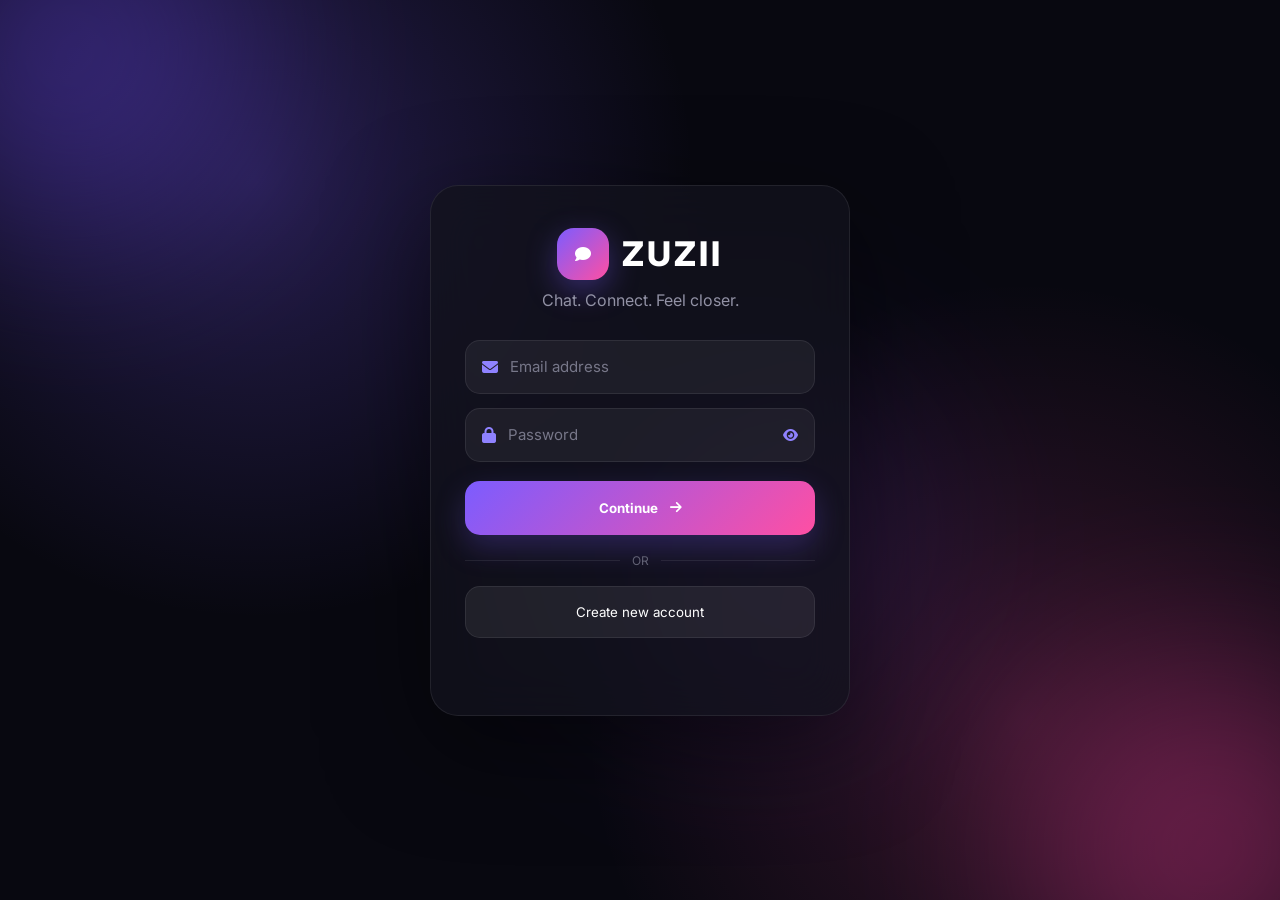
<file: index.html>
<!DOCTYPE html>
<html lang="en">
<head>
  <meta charset="UTF-8" />
  <meta
    name="viewport"
    content="width=device-width, initial-scale=1.0, maximum-scale=1.0"
  />

  <title>ZUZII — Chat</title>

  <!-- Google Font -->
  <link rel="preconnect" href="https://fonts.googleapis.com">
  <link rel="preconnect" href="https://fonts.gstatic.com" crossorigin>
  <link
    href="https://fonts.googleapis.com/css2?family=Inter:wght@400;500;600;700;800&display=swap"
    rel="stylesheet"
  />

  <!-- Icons -->
  <link
    rel="stylesheet"
    href="https://cdnjs.cloudflare.com/ajax/libs/font-awesome/6.5.2/css/all.min.css"
  />

  <!-- App CSS -->
  <link rel="stylesheet" href="style.css" />
</head>

<body>

  <!-- =========================
       APP ROOT
  ========================== -->
  <div id="app">

    <!-- =========================
         LOGIN / SIGNUP SCREEN
    ========================== -->
    <section id="authScreen" class="screen auth-screen">

      <div class="auth-background">
        <div class="glow glow-one"></div>
        <div class="glow glow-two"></div>
        <div class="glow glow-three"></div>
      </div>

      <div class="auth-card">

        <div class="brand-logo">
          <div class="logo-icon">
            <i class="fa-solid fa-comment"></i>
          </div>

          <h1>ZUZII</h1>
        </div>

        <p class="auth-tagline">
          Chat. Connect. Feel closer.
        </p>

        <!-- Login -->
        <div id="loginForm" class="auth-form">

          <div class="input-group">
            <i class="fa-solid fa-envelope"></i>
            <input
              id="emailInput"
              type="email"
              placeholder="Email address"
              autocomplete="email"
            />
          </div>

          <div class="input-group">
            <i class="fa-solid fa-lock"></i>
            <input
              id="passwordInput"
              type="password"
              placeholder="Password"
              autocomplete="current-password"
            />

            <button
              type="button"
              class="password-toggle"
              onclick="togglePassword()"
            >
              <i class="fa-solid fa-eye"></i>
            </button>
          </div>

          <button
            id="loginBtn"
            class="primary-btn"
            onclick="loginUser()"
          >
            <span>Continue</span>
            <i class="fa-solid fa-arrow-right"></i>
          </button>

          <div class="auth-divider">
            <span>OR</span>
          </div>

          <button
            class="secondary-btn"
            onclick="showSignup()"
          >
            Create new account
          </button>

        </div>

        <!-- Signup -->
        <div id="signupForm" class="auth-form hidden">

          <div class="input-group">
            <i class="fa-solid fa-user"></i>
            <input
              id="signupName"
              type="text"
              placeholder="Your name"
            />
          </div>

          <div class="input-group">
            <i class="fa-solid fa-at"></i>
            <input
              id="signupUsername"
              type="text"
              placeholder="Username"
            />
          </div>

          <div class="input-group">
            <i class="fa-solid fa-envelope"></i>
            <input
              id="signupEmail"
              type="email"
              placeholder="Email address"
            />
          </div>

          <div class="input-group">
            <i class="fa-solid fa-lock"></i>
            <input
              id="signupPassword"
              type="password"
              placeholder="Create password"
            />
          </div>

          <button
            id="signupBtn"
            class="primary-btn"
            onclick="signupUser()"
          >
            <span>Create account</span>
            <i class="fa-solid fa-sparkles"></i>
          </button>

          <button
            class="text-btn"
            onclick="showLogin()"
          >
            Already have an account? Sign in
          </button>

        </div>

        <p id="authMessage" class="auth-message"></p>

      </div>

    </section>


    <!-- =========================
         MAIN APP
    ========================== -->
    <section id="mainApp" class="screen main-app hidden">

      <!-- SIDEBAR / CHAT LIST -->
      <aside class="sidebar">

        <header class="sidebar-header">

          <div class="profile-mini">
            <div id="myAvatar" class="avatar gradient-avatar">
              U
            </div>

            <div>
              <h3 id="myName">User</h3>
              <span id="myStatus">Online</span>
            </div>
          </div>

          <div class="header-actions">

            <button
              class="icon-btn"
              title="New chat"
              onclick="openNewChat()"
            >
              <i class="fa-solid fa-pen"></i>
            </button>

            <button
              class="icon-btn"
              title="Settings"
              onclick="openSettings()"
            >
              <i class="fa-solid fa-gear"></i>
            </button>

          </div>

        </header>


        <!-- SEARCH -->
        <div class="search-box">

          <i class="fa-solid fa-magnifying-glass"></i>

          <input
            id="chatSearch"
            type="text"
            placeholder="Search chats"
            oninput="searchChats()"
          />

        </div>


        <!-- STORIES -->
        <div class="stories-section">

          <div class="section-title">
            <span>Stories</span>
            <button onclick="openAllStories()">See all</button>
          </div>

          <div id="storiesRow" class="stories-row">

            <div
              class="story-add"
              onclick="createStory()"
            >
              <div class="story-add-avatar">
                <i class="fa-solid fa-plus"></i>
              </div>

              <span>Your story</span>
            </div>

          </div>

        </div>


        <!-- CHAT LIST -->
        <div class="chat-section">

          <div class="section-title">
            <span>Messages</span>

            <span
              id="unreadCount"
              class="unread-count"
            >
              0
            </span>
          </div>

          <div id="chatList" class="chat-list">

            <!-- Chats will be inserted by app.js -->

            <div class="empty-chat-list">
              <div class="empty-icon">
                <i class="fa-regular fa-comments"></i>
              </div>

              <h3>No conversations yet</h3>

              <p>
                Start a new conversation with someone.
              </p>

              <button
                class="small-primary-btn"
                onclick="openNewChat()"
              >
                Start chatting
              </button>
            </div>

          </div>

        </div>

      </aside>


      <!-- =========================
           CHAT AREA
      ========================== -->
      <main id="chatArea" class="chat-area">

        <!-- EMPTY CHAT -->
        <div
          id="emptyChat"
          class="empty-chat"
        >

          <div class="empty-chat-logo">
            <i class="fa-solid fa-paper-plane"></i>
          </div>

          <h2>Welcome to ZUZII</h2>

          <p>
            Select a conversation and start chatting.
          </p>

        </div>


        <!-- ACTIVE CHAT -->
        <div
          id="activeChat"
          class="active-chat hidden"
        >

          <!-- CHAT HEADER -->
          <header class="chat-header">

            <button
              class="mobile-back-btn"
              onclick="closeChat()"
            >
              <i class="fa-solid fa-arrow-left"></i>
            </button>

            <div
              id="chatAvatar"
              class="avatar gradient-avatar"
            >
              U
            </div>

            <div class="chat-user-info">

              <h3 id="chatUserName">
                User
              </h3>

              <span id="chatUserStatus">
                online
              </span>

            </div>

            <div class="chat-header-actions">

              <button
                class="icon-btn"
                onclick="startVoiceCall()"
                title="Voice call"
              >
                <i class="fa-solid fa-phone"></i>
              </button>

              <button
                class="icon-btn"
                onclick="startVideoCall()"
                title="Video call"
              >
                <i class="fa-solid fa-video"></i>
              </button>

              <button
                class="icon-btn"
                onclick="openChatInfo()"
                title="Chat info"
              >
                <i class="fa-solid fa-circle-info"></i>
              </button>

            </div>

          </header>


          <!-- MESSAGES -->
          <div
            id="messagesContainer"
            class="messages-container"
          >

            <!-- Messages inserted by app.js -->

          </div>


          <!-- TYPING -->
          <div
            id="typingIndicator"
            class="typing-indicator hidden"
          >
            <span></span>
            <span></span>
            <span></span>
          </div>


          <!-- MESSAGE INPUT -->
          <div class="message-composer">

            <button
              class="composer-btn"
              onclick="openAttachmentMenu()"
            >
              <i class="fa-solid fa-plus"></i>
            </button>

            <div class="message-input-wrapper">

              <input
                id="messageInput"
                type="text"
                placeholder="Message..."
                autocomplete="off"
                onkeydown="handleMessageKey(event)"
                oninput="handleTyping()"
              />

              <button
                class="emoji-btn"
                onclick="toggleEmojiPicker()"
              >
                😊
              </button>

            </div>

            <button
              id="voiceBtn"
              class="composer-btn"
              onclick="startVoiceRecording()"
            >
              <i class="fa-solid fa-microphone"></i>
            </button>

            <button
              id="sendBtn"
              class="send-btn"
              onclick="sendMessage()"
            >
              <i class="fa-solid fa-paper-plane"></i>
            </button>

          </div>

        </div>

      </main>

    </section>


    <!-- =========================
         STORY VIEWER
    ========================== -->
    <div
      id="storyViewer"
      class="modal story-viewer hidden"
    >

      <div class="story-progress">
        <div class="progress-line"></div>
      </div>

      <header class="story-header">

        <div class="story-user">

          <div
            id="storyAvatar"
            class="avatar"
          >
            U
          </div>

          <div>
            <strong id="storyUserName">
              User
            </strong>

            <span id="storyTime">
              Just now
            </span>
          </div>

        </div>

        <button
          class="close-btn"
          onclick="closeStoryViewer()"
        >
          <i class="fa-solid fa-xmark"></i>
        </button>

      </header>

      <div
        id="storyContent"
        class="story-content"
      >
      </div>

      <div class="story-actions">

        <button onclick="reactToStory('❤️')">
          ❤️
        </button>

        <button onclick="reactToStory('😂')">
          😂
        </button>

        <button onclick="reactToStory('🔥')">
          🔥
        </button>

        <div class="story-reply">

          <input
            id="storyReplyInput"
            placeholder="Reply to story..."
          />

          <button onclick="replyToStory()">
            <i class="fa-solid fa-paper-plane"></i>
          </button>

        </div>

      </div>

    </div>


    <!-- =========================
         NEW CHAT MODAL
    ========================== -->
    <div
      id="newChatModal"
      class="modal-overlay hidden"
    >

      <div class="modal-card">

        <header class="modal-header">

          <h2>New conversation</h2>

          <button
            class="close-btn"
            onclick="closeNewChat()"
          >
            <i class="fa-solid fa-xmark"></i>
          </button>

        </header>

        <div class="search-box modal-search">

          <i class="fa-solid fa-magnifying-glass"></i>

          <input
            id="userSearch"
            placeholder="Search username..."
            oninput="searchUsers()"
          />

        </div>

        <div
          id="userSearchResults"
          class="user-search-results"
        >
        </div>

      </div>

    </div>


    <!-- =========================
         ATTACHMENT MENU
    ========================== -->
    <div
      id="attachmentMenu"
      class="attachment-menu hidden"
    >

      <button onclick="selectPhoto()">
        <i class="fa-solid fa-image"></i>
        <span>Photo</span>
      </button>

      <button onclick="selectVideo()">
        <i class="fa-solid fa-video"></i>
        <span>Video</span>
      </button>

      <button onclick="selectDocument()">
        <i class="fa-solid fa-file"></i>
        <span>Document</span>
      </button>

      <button onclick="selectCamera()">
        <i class="fa-solid fa-camera"></i>
        <span>Camera</span>
      </button>

    </div>


    <!-- Hidden file inputs -->
    <input
      id="photoInput"
      type="file"
      accept="image/*"
      hidden
      onchange="handlePhoto(event)"
    />

    <input
      id="videoInput"
      type="file"
      accept="video/*"
      hidden
      onchange="handleVideo(event)"
    />

    <input
      id="documentInput"
      type="file"
      hidden
      onchange="handleDocument(event)"
    />


    <!-- =========================
         TOAST
    ========================== -->
    <div
      id="toast"
      class="toast hidden"
    >
      <i class="fa-solid fa-circle-check"></i>
      <span id="toastMessage">
        Done
      </span>
    </div>


    <!-- =========================
         LOADING
    ========================== -->
    <div
      id="loadingScreen"
      class="loading-screen hidden"
    >

      <div class="loading-logo">
        <i class="fa-solid fa-comment"></i>
      </div>

      <div class="loading-spinner"></div>

      <p>ZUZII</p>

    </div>

  </div>


  <!-- App JavaScript -->
  <script type="module" src="app.js"></script>

</body>
          </html>
</file>
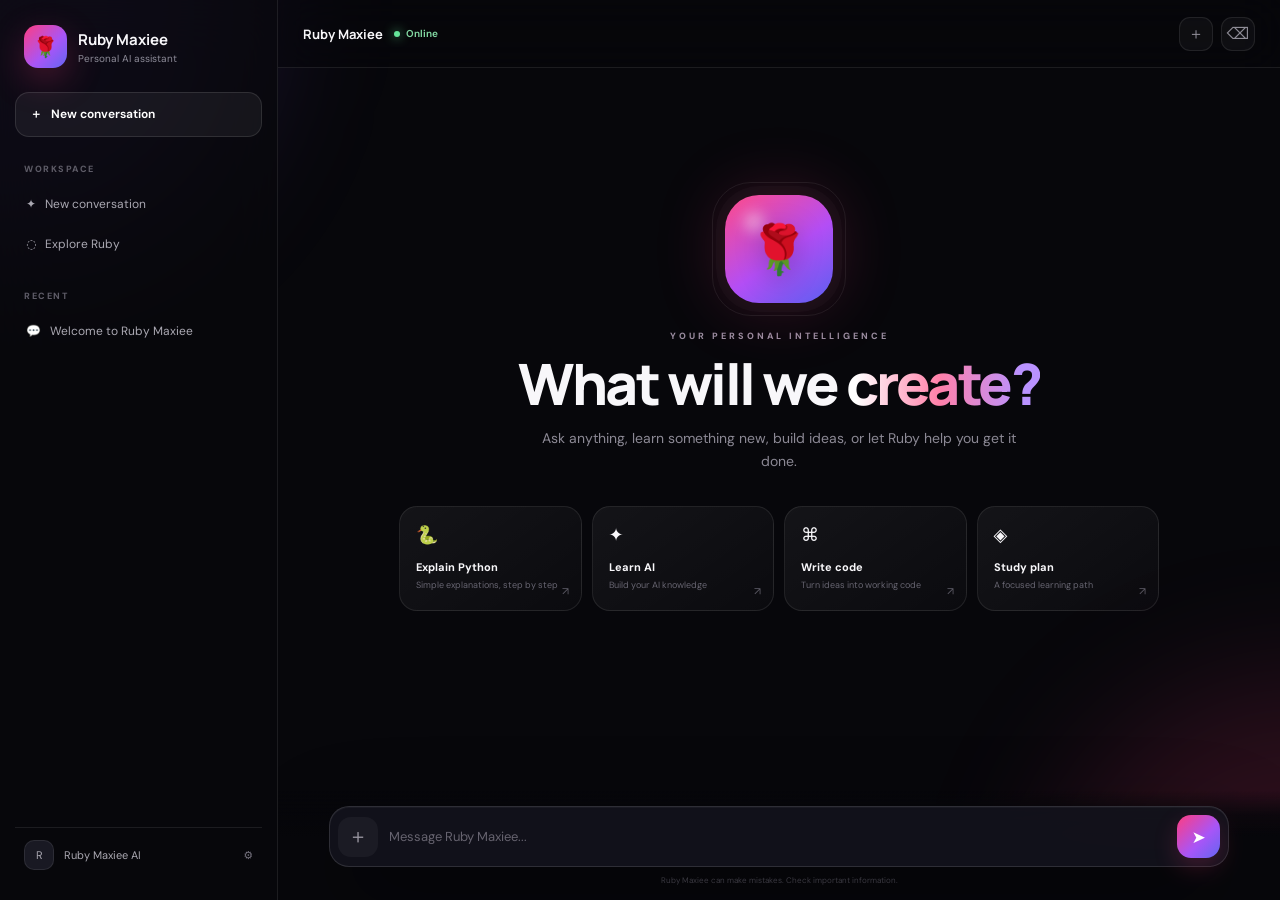
<file: ruby-maxiee-ultra-modern.html>
<!DOCTYPE html>
<html lang="en">
<head>
<meta charset="UTF-8">
<meta name="viewport" content="width=device-width, initial-scale=1.0, viewport-fit=cover">
<meta name="theme-color" content="#07070b">
<title>Ruby Maxiee AI</title>
<style>

@import url('https://fonts.googleapis.com/css2?family=DM+Sans:wght@400;500;600;700&family=Manrope:wght@500;600;700;800&display=swap');
:root{--bg:#07070b;--surface:rgba(17,17,24,.72);--line:rgba(255,255,255,.085);--text:#f8f7fa;--muted:#8e8c99;--pink:#ff3d80;--violet:#8b5cf6;--green:#65e49a;--gradient:linear-gradient(135deg,#ff3d80,#a855f7 58%,#6366f1);--shadow:0 30px 90px rgba(0,0,0,.42)}
*{box-sizing:border-box;margin:0;padding:0}
html,body{width:100%;height:100%;overflow:hidden}
body{font-family:"DM Sans",system-ui,sans-serif;color:var(--text);background:#07070b}
button,input{font:inherit}button{cursor:pointer}
body:before,body:after{content:"";position:fixed;border-radius:50%;filter:blur(70px);pointer-events:none}
body:before{width:480px;height:480px;left:-230px;top:-230px;background:rgba(139,92,246,.20)}
body:after{width:500px;height:500px;right:-270px;bottom:-280px;background:rgba(255,61,128,.15)}
.app{height:100dvh;display:flex;position:relative}
.sidebar{width:278px;flex:0 0 278px;padding:18px 15px;background:rgba(8,8,12,.78);border-right:1px solid var(--line);backdrop-filter:blur(30px);display:flex;flex-direction:column;position:relative;z-index:20}
.brand{display:flex;align-items:center;gap:11px;padding:7px 9px 24px}
.brand-mark{width:43px;height:43px;border-radius:14px;display:grid;place-items:center;font-size:20px;background:var(--gradient);box-shadow:0 12px 35px rgba(255,61,128,.25)}
.brand h2{font-family:Manrope;font-size:15px}.brand p{font-size:10px;color:var(--muted);margin-top:2px}
.new-chat{height:45px;border:1px solid rgba(255,255,255,.11);border-radius:14px;background:rgba(255,255,255,.055);color:#fff;text-align:left;padding:0 14px;font-size:12px;font-weight:650;transition:.2s}
.new-chat:hover{background:rgba(255,255,255,.1);transform:translateY(-1px)}
.side-heading{font-size:9px;font-weight:800;letter-spacing:1.5px;color:#5e5c67;padding:26px 9px 9px}
.chat-item{height:40px;padding:0 11px;display:flex;align-items:center;gap:9px;border-radius:11px;color:#aaa8b2;font-size:12px;white-space:nowrap;overflow:hidden}
.chat-item:hover{background:rgba(255,255,255,.045);color:#eee}
.chat-item span:last-child{overflow:hidden;text-overflow:ellipsis}
.side-footer{margin-top:auto}.profile{display:flex;align-items:center;gap:10px;padding:12px 9px;border-top:1px solid var(--line);color:#aaa8b2;font-size:11px}
.mini-avatar{width:30px;height:30px;border-radius:10px;display:grid;place-items:center;background:#191923;border:1px solid var(--line)}
.settings{margin-left:auto;color:#777481}
.main{flex:1;min-width:0;display:flex;flex-direction:column;position:relative}
.header{height:68px;flex:0 0 68px;display:flex;align-items:center;justify-content:space-between;padding:0 25px;border-bottom:1px solid var(--line);background:rgba(7,7,11,.52);backdrop-filter:blur(25px);position:relative;z-index:10}
.header-left{display:flex;align-items:center;gap:11px}.menu{display:none;border:0;background:none;color:#ddd;font-size:22px}
.header-title{font-family:Manrope;font-size:13px;font-weight:700}.status{display:flex;align-items:center;gap:6px;color:#82d8a2;font-size:10px;font-weight:650}
.status-dot{width:6px;height:6px;border-radius:50%;background:var(--green);box-shadow:0 0 11px rgba(101,228,154,.9)}
.header-right{display:flex;gap:8px}.header-icon{width:34px;height:34px;border:1px solid var(--line);border-radius:11px;background:rgba(255,255,255,.035);color:#8f8d97}
.header-icon:hover{background:rgba(255,255,255,.075);color:#fff}
.chat{flex:1;overflow-y:auto;padding:30px 20px 165px;scrollbar-width:thin;scrollbar-color:#272631 transparent}
.chat-inner{width:min(900px,100%);margin:auto}
.welcome{min-height:calc(100dvh - 250px);display:flex;flex-direction:column;align-items:center;justify-content:center;padding:10px 0 50px;text-align:center;animation:appear .65s ease}
@keyframes appear{from{opacity:0;transform:translateY(20px)}to{opacity:1;transform:none}}
.ruby-core{width:108px;height:108px;border-radius:34px;display:grid;place-items:center;position:relative;margin-bottom:27px;background:linear-gradient(145deg,#ff4b88,#b34ef5 55%,#5b5ff1);box-shadow:0 0 0 9px rgba(255,255,255,.018),0 0 70px rgba(255,61,128,.22);animation:levitate 5s ease-in-out infinite}
.ruby-core:before{content:"";position:absolute;inset:-13px;border-radius:39px;border:1px solid rgba(255,255,255,.07)}
.ruby-core:after{content:"";position:absolute;width:20px;height:20px;top:17px;left:19px;border-radius:50%;background:rgba(255,255,255,.43);filter:blur(7px)}
.ruby-symbol{font-size:48px;z-index:1;filter:drop-shadow(0 7px 14px rgba(0,0,0,.22))}
@keyframes levitate{0%,100%{transform:translateY(0)}50%{transform:translateY(-8px)}}
.eyebrow{color:#9a8da0;text-transform:uppercase;letter-spacing:3px;font-size:9px;font-weight:800;margin-bottom:12px}
.welcome h1{font-family:Manrope;font-size:clamp(34px,5vw,57px);line-height:1.02;letter-spacing:-2.5px;font-weight:800}
.gradient-text{background:linear-gradient(90deg,#fff 5%,#ff80a9 48%,#b992ff 90%);-webkit-background-clip:text;background-clip:text;color:transparent}
.welcome-sub{color:#8c8995;font-size:14px;line-height:1.6;max-width:500px;margin:15px auto 0}
.suggestions{width:min(760px,100%);display:grid;grid-template-columns:repeat(4,1fr);gap:10px;margin-top:34px}
.suggestion{min-height:105px;text-align:left;padding:16px;border:1px solid var(--line);border-radius:18px;background:linear-gradient(145deg,rgba(255,255,255,.055),rgba(255,255,255,.018));position:relative;overflow:hidden;transition:.25s}
.suggestion:hover{transform:translateY(-5px);border-color:rgba(255,93,143,.34);box-shadow:0 18px 45px rgba(0,0,0,.25)}
.s-icon{font-size:18px;margin-bottom:13px}.s-title{font-size:11px;font-weight:750}.s-desc{font-size:9px;color:#676571;margin-top:5px;line-height:1.35}.s-arrow{position:absolute;right:12px;bottom:12px;color:#5b5964;font-size:11px}
.message{width:fit-content;max-width:78%;margin:13px 0;padding:14px 17px;border-radius:18px;font-size:13px;line-height:1.65;white-space:pre-wrap;word-break:break-word;animation:msg .24s ease}
@keyframes msg{from{opacity:0;transform:translateY(8px)}to{opacity:1;transform:none}}
.user{margin-left:auto;margin-right:0;color:#fff;background:var(--gradient);border-bottom-right-radius:6px;box-shadow:0 14px 35px rgba(137,72,201,.16)}
.bot{margin-right:auto;margin-left:0;color:#dedce3;background:rgba(255,255,255,.043);border:1px solid var(--line);border-bottom-left-radius:6px;backdrop-filter:blur(18px)}
.composer{position:absolute;left:0;right:0;bottom:0;padding:15px max(20px,calc((100% - 900px)/2));background:linear-gradient(to top,rgba(7,7,11,1) 58%,rgba(7,7,11,.82) 78%,transparent);z-index:9}
.file-name{display:none;width:max-content;max-width:100%;margin:0 0 8px;padding:7px 10px;border-radius:9px;color:#aaa7b2;background:rgba(255,255,255,.055);border:1px solid var(--line);font-size:10px}
.input-box{min-height:61px;display:flex;align-items:center;gap:8px;padding:8px;border-radius:20px;border:1px solid rgba(255,255,255,.12);background:rgba(20,20,29,.88);box-shadow:var(--shadow),inset 0 1px rgba(255,255,255,.04);backdrop-filter:blur(30px)}
.input-box:focus-within{border-color:rgba(255,77,136,.38);box-shadow:0 0 0 4px rgba(255,61,128,.055),var(--shadow)}
.attach{width:40px;height:40px;flex:none;border:0;border-radius:13px;background:rgba(255,255,255,.045);color:#9c99a4;font-size:20px}
.attach:hover{background:rgba(255,255,255,.09);color:#fff}.input-box input{flex:1;min-width:0;background:transparent;border:0;outline:0;color:#fff;font-size:13px;padding:10px 3px}.input-box input::placeholder{color:#66636f}
.send{width:43px;height:43px;flex:none;border:0;border-radius:14px;background:var(--gradient);color:#fff;font-size:17px;box-shadow:0 9px 25px rgba(255,61,128,.2);transition:.2s}
.send:hover{transform:translateY(-1px) scale(1.03)}.send.pulse{animation:sendpulse .35s ease}@keyframes sendpulse{50%{transform:scale(.92)}}
.composer-note{text-align:center;color:#494751;font-size:8px;margin-top:8px}
.overlay{display:none}
@media(max-width:1050px){.suggestions{grid-template-columns:repeat(2,1fr);max-width:600px}}
@media(max-width:780px){
.sidebar{display:none;position:fixed;inset:0 auto 0 0;width:282px;box-shadow:30px 0 80px rgba(0,0,0,.5)}
.sidebar.open{display:flex}.overlay.show{display:block;position:fixed;inset:0;background:rgba(0,0,0,.48);z-index:15}.menu{display:block}
.header{height:60px;flex-basis:60px;padding:0 14px}.header-icon{display:none}.chat{padding:22px 12px 145px}
.welcome{min-height:calc(100dvh - 215px);padding:5px 0 35px}.ruby-core{width:82px;height:82px;border-radius:25px;margin-bottom:22px}.ruby-symbol{font-size:36px}
.welcome h1{font-size:35px;letter-spacing:-1.7px}.welcome-sub{font-size:12px;max-width:330px}
.suggestions{grid-template-columns:1fr 1fr;gap:8px;margin-top:25px}.suggestion{min-height:86px;padding:13px;border-radius:15px}.s-desc{display:none}
.message{max-width:88%;font-size:12.5px;padding:12px 14px}.composer{padding:9px 9px 12px}.input-box{min-height:55px;border-radius:17px}.composer-note{display:none}
}
@media(max-width:420px){.suggestions{grid-template-columns:1fr}.suggestion{min-height:68px}.welcome h1{font-size:31px}}

</style>
</head>
<body>
<div class="app">
<aside class="sidebar" id="sidebar">
    <div class="brand"><div class="brand-mark">🌹</div><div><h2>Ruby Maxiee</h2><p>Personal AI assistant</p></div></div>
    <button class="new-chat" onclick="newChat()">＋ &nbsp; New conversation</button>
    <div class="side-heading">WORKSPACE</div>
    <div class="chat-item"><span>✦</span><span>New conversation</span></div>
    <div class="chat-item"><span>◌</span><span>Explore Ruby</span></div>
    <div class="side-heading">RECENT</div>
    <div id="history"><div class="chat-item"><span>💬</span><span>Welcome to Ruby Maxiee</span></div></div>
    <div class="side-footer"><div class="profile"><div class="mini-avatar">R</div><span>Ruby Maxiee AI</span><span class="settings">⚙</span></div></div>
</aside>
<div class="overlay" id="overlay" onclick="toggleSidebar()"></div>
<main class="main">
<header class="header">
    <div class="header-left"><button class="menu" onclick="toggleSidebar()">☰</button><div class="header-title">Ruby Maxiee</div><div class="status"><span class="status-dot"></span> Online</div></div>
    <div class="header-right"><button class="header-icon" onclick="newChat()">＋</button><button class="header-icon" onclick="newChat()">⌫</button></div>
</header>
<section class="chat" id="chat"><div class="chat-inner">
<div class="welcome" id="welcome">
    <div class="ruby-core"><div class="ruby-symbol">🌹</div></div>
    <div class="eyebrow">Your personal intelligence</div>
    <h1>What will we <span class="gradient-text">create?</span></h1>
    <p class="welcome-sub">Ask anything, learn something new, build ideas, or let Ruby help you get it done.</p>
    <div class="suggestions">
        <div class="suggestion" data-prompt="Explain Python to me"><div class="s-icon">🐍</div><div class="s-title">Explain Python</div><div class="s-desc">Simple explanations, step by step</div><div class="s-arrow">↗</div></div>
        <div class="suggestion" data-prompt="Help me learn AI"><div class="s-icon">✦</div><div class="s-title">Learn AI</div><div class="s-desc">Build your AI knowledge</div><div class="s-arrow">↗</div></div>
        <div class="suggestion" data-prompt="Write some code"><div class="s-icon">⌘</div><div class="s-title">Write code</div><div class="s-desc">Turn ideas into working code</div><div class="s-arrow">↗</div></div>
        <div class="suggestion" data-prompt="Give me a study plan"><div class="s-icon">◈</div><div class="s-title">Study plan</div><div class="s-desc">A focused learning path</div><div class="s-arrow">↗</div></div>
    </div>
</div>
</div></section>
<div class="composer">
    <div class="file-name" id="fileName"></div>
    <div class="input-box">
        <button class="attach" onclick="document.getElementById('file').click()">＋</button>
        <input id="message" type="text" placeholder="Message Ruby Maxiee..." autocomplete="off" onkeydown="handleEnter(event)">
        <input id="file" type="file" hidden onchange="showFile(this)">
        <button class="send" onclick="pulseSend();sendMessage()">➤</button>
    </div>
    <div class="composer-note">Ruby Maxiee can make mistakes. Check important information.</div>
</div>
</main>
</div>
<script>
let chatHistory = [];

async function sendMessage() {
    const input = document.getElementById("message");
    const text = input.value.trim();

    if (!text) return;

    const welcome = document.getElementById("welcome");
    if (welcome) welcome.remove();

    addMessage(text, "user");
    input.value = "";

    const loading = document.createElement("div");
    loading.className = "message bot";
    loading.innerText = "Ruby Maxiee is thinking... 🌹";
    document.getElementById("chat").appendChild(loading);

    try {
        const response = await fetch("/chat", {
            method: "POST",
            headers: {
                "Content-Type": "application/json"
            },
            body: JSON.stringify({
                message: text,
                history: chatHistory
            })
        });

        const data = await response.json();
        loading.remove();

        if (data.response) {
            addMessage(data.response, "bot");
            chatHistory.push({ role: "user", content: text });
            chatHistory.push({ role: "assistant", content: data.response });
        } else {
            addMessage(
                "Ruby Maxiee couldn't generate a response 😭\n" +
                (data.error || "Unknown server error"),
                "bot"
            );
            console.error(data);
        }
    } catch (error) {
        loading.innerText = "Connection problem da 😭 Please try again.";
        console.error(error);
    }
}

function addMessage(text, type) {
    const chat = document.getElementById("chat");
    const message = document.createElement("div");

    message.className = "message " + type;
    message.innerText = text;

    chat.appendChild(message);
    chat.scrollTop = chat.scrollHeight;
}

function sendSuggestion(text) {
    document.getElementById("message").value = text;
    sendMessage();
}

function handleEnter(event) {
    if (event.key === "Enter") {
        sendMessage();
    }
}

function newChat() {
    location.reload();
}

function toggleSidebar(){
    document.getElementById("sidebar").classList.toggle("open");
    document.getElementById("overlay").classList.toggle("show");
}
function showFile(input){
    const el=document.getElementById("fileName");
    if(input.files && input.files[0]){
        el.textContent="📎 "+input.files[0].name;
        el.style.display="block";
    }else el.style.display="none";
}
function pulseSend(){
    const b=document.querySelector(".send");
    if(b){ b.classList.remove("pulse"); void b.offsetWidth; b.classList.add("pulse"); }
}
window.addEventListener("resize",()=>{if(window.innerWidth>780){
    document.getElementById("sidebar").classList.remove("open");
    document.getElementById("overlay").classList.remove("show");
}});
document.addEventListener("click",(e)=>{
    const card=e.target.closest(".suggestion");
    if(card && card.dataset.prompt) sendSuggestion(card.dataset.prompt);
});

</script>
</body>
</html>
</file>
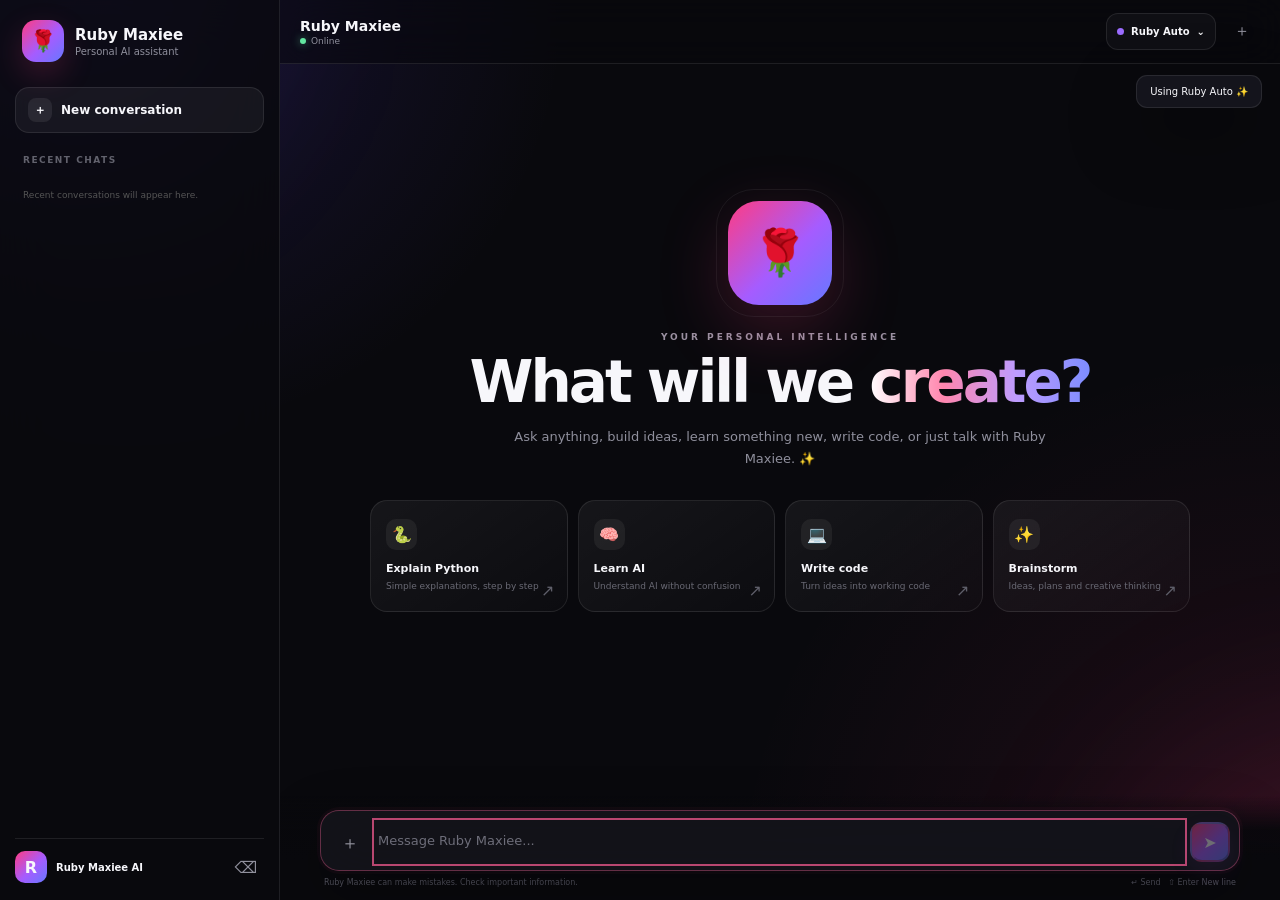
<file: ruby_maxiee_premium_index.html>
<!DOCTYPE html>
<html lang="en">
<head>
<meta charset="UTF-8">
<meta name="viewport" content="width=device-width,initial-scale=1,viewport-fit=cover">
<meta name="theme-color" content="#09090d">
<title>Ruby Maxiee AI</title>
<style>
:root{
 --bg:#09090d;--bg2:#0e0e14;--panel:#14141c;--panel2:#1a1a23;
 --text:#f7f7fb;--muted:#8f8f9c;--line:rgba(255,255,255,.09);
 --pink:#ff4d91;--purple:#9b6cff;--blue:#6878ff;--green:#62e6a0;
 --gradient:linear-gradient(135deg,#ff3c82,#a55cff 55%,#6678ff);
 --sidebar:280px;--max:920px;
}
*{box-sizing:border-box;margin:0;padding:0}
html,body{width:100%;height:100%;overflow:hidden}
body{
 background:radial-gradient(circle at 10% 0%,rgba(105,75,255,.16),transparent 30%),
 radial-gradient(circle at 100% 100%,rgba(255,54,126,.10),transparent 35%),var(--bg);
 color:var(--text);font-family:Inter,system-ui,-apple-system,"Segoe UI",sans-serif;
 -webkit-font-smoothing:antialiased;
}
button,input,textarea{font:inherit}
button{cursor:pointer;color:inherit}
button:focus-visible,textarea:focus-visible{outline:2px solid rgba(255,95,150,.7);outline-offset:2px}
::-webkit-scrollbar{width:8px}
::-webkit-scrollbar-thumb{background:rgba(255,255,255,.12);border-radius:99px}
.hidden{display:none!important}

.app{height:100dvh;width:100%;display:flex;position:relative}
.orb{position:fixed;border-radius:50%;filter:blur(90px);pointer-events:none}
.orb.a{width:420px;height:420px;top:-250px;left:-180px;background:rgba(106,72,255,.17)}
.orb.b{width:500px;height:500px;right:-330px;bottom:-330px;background:rgba(255,55,125,.12)}

.sidebar{
 width:var(--sidebar);flex:0 0 var(--sidebar);height:100%;padding:15px;
 background:rgba(10,10,14,.86);border-right:1px solid var(--line);
 backdrop-filter:blur(25px);z-index:40;display:flex;flex-direction:column;gap:12px;
 transition:transform .25s ease;
}
.brand{display:flex;align-items:center;gap:11px;padding:5px 7px 13px}
.logo{
 width:42px;height:42px;border-radius:14px;background:var(--gradient);
 display:grid;place-items:center;font-size:21px;box-shadow:0 12px 32px rgba(255,60,130,.2)
}
.brand-title{font-size:15px;font-weight:850}.brand-sub{font-size:10px;color:var(--muted);margin-top:2px}
.new{
 width:100%;height:46px;border:1px solid var(--line);border-radius:14px;
 background:rgba(255,255,255,.05);display:flex;align-items:center;gap:9px;padding:0 12px;
 font-size:12px;font-weight:750
}
.new:hover{background:rgba(255,255,255,.09)}
.plus{width:24px;height:24px;border-radius:8px;background:rgba(255,255,255,.08);display:grid;place-items:center}
.label{font-size:9px;color:#62626d;font-weight:900;letter-spacing:1.5px;text-transform:uppercase;padding:10px 8px 2px}
.history{flex:1;min-height:0;overflow:auto}
.history-row{
 width:100%;min-height:42px;border:1px solid transparent;border-radius:11px;
 background:transparent;display:flex;align-items:center;gap:9px;padding:7px 9px;text-align:left
}
.history-row:hover{background:rgba(255,255,255,.055)}
.history-icon{width:25px;height:25px;border-radius:8px;background:rgba(255,255,255,.06);display:grid;place-items:center;font-size:11px}
.history-text{font-size:10px;white-space:nowrap;overflow:hidden;text-overflow:ellipsis}
.profile{border-top:1px solid var(--line);padding-top:10px;display:flex;align-items:center;gap:9px}
.avatar{width:32px;height:32px;border-radius:10px;background:var(--gradient);display:grid;place-items:center;font-weight:900}
.profile-name{font-size:10px;font-weight:750;flex:1}
.icon{
 width:36px;height:36px;border:1px solid transparent;border-radius:11px;background:transparent;
 display:grid;place-items:center;color:#91919d
}
.icon:hover{background:rgba(255,255,255,.06);border-color:var(--line);color:#fff}

.main{min-width:0;flex:1;height:100%;display:flex;flex-direction:column;position:relative}
.topbar{
 height:64px;flex:0 0 64px;padding:0 20px;border-bottom:1px solid var(--line);
 display:flex;align-items:center;justify-content:space-between;background:rgba(9,9,13,.55);
 backdrop-filter:blur(22px);z-index:20
}
.top-left,.top-right{display:flex;align-items:center;gap:8px}
.mobile{display:none}
.title{font-size:14px;font-weight:850}.status{font-size:9px;color:var(--muted);margin-top:2px;display:flex;gap:5px;align-items:center}
.dot{width:6px;height:6px;border-radius:50%;background:var(--green);box-shadow:0 0 9px rgba(98,230,160,.6)}
.model{
 height:37px;border:1px solid var(--line);border-radius:12px;background:rgba(255,255,255,.035);
 display:flex;align-items:center;gap:7px;padding:0 10px;font-size:10px;font-weight:750
}
.model-dot{width:7px;height:7px;border-radius:50%;background:var(--purple)}
.menu{
 position:absolute;right:20px;top:55px;width:235px;padding:7px;border:1px solid var(--line);
 border-radius:16px;background:rgba(19,19,26,.97);box-shadow:0 30px 90px rgba(0,0,0,.45);z-index:80
}
.option{
 width:100%;padding:10px;border:0;border-radius:10px;background:transparent;display:flex;gap:9px;text-align:left;align-items:center
}
.option:hover,.option.active{background:rgba(255,255,255,.065)}
.pdot{width:8px;height:8px;border-radius:50%;background:var(--purple);flex:0 0 8px}
.pdot.g{background:#70a7ff}.pdot.q{background:#f3c24d}.pdot.o{background:#d5d5df}.pdot.c{background:#63e0b5}.pdot.m{background:#ff895a}
.oinfo{flex:1}.oname{font-size:10px;font-weight:800}.odesc{font-size:8px;color:var(--muted);margin-top:2px}

.scroll{flex:1;min-height:0;overflow-y:auto;padding:25px 20px 155px;scroll-behavior:smooth}
.inner{width:min(var(--max),100%);margin:auto}

.welcome{
 min-height:calc(100dvh - 235px);display:flex;flex-direction:column;align-items:center;
 justify-content:center;text-align:center;padding:30px 0 60px;animation:up .55s ease
}
@keyframes up{from{opacity:0;transform:translateY(15px)}to{opacity:1;transform:none}}
.hero{
 width:104px;height:104px;border-radius:31px;background:var(--gradient);display:grid;place-items:center;
 font-size:45px;box-shadow:0 22px 70px rgba(255,60,130,.22);animation:float 4.5s ease-in-out infinite;position:relative
}
.hero:after{content:"";position:absolute;inset:-12px;border:1px solid rgba(255,255,255,.06);border-radius:38px}
@keyframes float{50%{transform:translateY(-7px) rotate(1deg)}}
.eyebrow{font-size:9px;letter-spacing:3px;font-weight:900;color:#9b91a2;margin-top:27px;text-transform:uppercase}
h1{font-size:clamp(37px,5vw,58px);line-height:1;letter-spacing:-3px;margin-top:11px}
.grad{background:linear-gradient(90deg,#fff,#ff86ae,#bd9cff,#7c8cff);-webkit-background-clip:text;background-clip:text;color:transparent}
.desc{max-width:570px;margin-top:15px;color:var(--muted);font-size:13px;line-height:1.7}
.suggestions{width:min(820px,100%);display:grid;grid-template-columns:repeat(4,1fr);gap:10px;margin-top:30px}
.suggestion{
 min-height:112px;padding:15px;text-align:left;border:1px solid var(--line);border-radius:17px;
 background:linear-gradient(145deg,rgba(255,255,255,.055),rgba(255,255,255,.015));
 transition:.2s;position:relative;overflow:hidden
}
.suggestion:hover{transform:translateY(-4px);border-color:rgba(255,100,155,.3);background:rgba(255,255,255,.07)}
.sicon{width:31px;height:31px;border-radius:10px;background:rgba(255,255,255,.06);display:grid;place-items:center}
.stitle{font-size:11px;font-weight:850;margin-top:12px}.sdesc{font-size:9px;color:#696974;margin-top:5px;line-height:1.45}
.sarrow{position:absolute;right:12px;bottom:11px;color:#5f5f6a}

.messages{display:flex;flex-direction:column;gap:24px}
.row{display:flex;gap:11px;animation:msg .23s ease}
@keyframes msg{from{opacity:0;transform:translateY(7px)}to{opacity:1;transform:none}}
.row.user{justify-content:flex-end}.mavatar{width:31px;height:31px;flex:0 0 31px;border-radius:10px;background:var(--gradient);display:grid;place-items:center;font-size:13px}
.content{max-width:calc(100% - 42px);min-width:0}.row.user .content{max-width:min(78%,700px)}
.meta{font-size:9px;color:#666672;margin:0 0 6px 2px;display:flex;gap:6px}.row.user .meta{justify-content:flex-end}
.bubble{font-size:14px;line-height:1.72;color:#dddde6;word-break:break-word}
.row.user .bubble{padding:11px 15px;border-radius:18px 18px 5px 18px;background:var(--gradient);color:white;line-height:1.55}
.actions{display:flex;gap:3px;margin-top:6px;opacity:0;transition:.2s}.row:hover .actions{opacity:1}.row.user .actions{justify-content:flex-end}
.action{height:27px;min-width:27px;border:1px solid transparent;border-radius:8px;background:transparent;color:#73737e;font-size:10px}
.action:hover{background:rgba(255,255,255,.06);border-color:var(--line);color:#fff}

.bubble p{margin:0 0 10px}.bubble p:last-child{margin-bottom:0}
.bubble strong{color:#fff}.bubble ul,.bubble ol{margin:8px 0 11px 21px}.bubble li{margin:4px 0}
.inline-code{padding:2px 6px;border-radius:6px;background:rgba(255,255,255,.055);border:1px solid var(--line);font-family:monospace;color:#f2a4bc}
.code{border:1px solid var(--line);border-radius:13px;overflow:hidden;background:#09090d;margin:12px 0}
.code-head{height:35px;padding:0 10px 0 12px;border-bottom:1px solid var(--line);display:flex;align-items:center;justify-content:space-between;color:#777;font-size:9px}
.copy{height:25px;padding:0 8px;border:1px solid var(--line);border-radius:7px;background:rgba(255,255,255,.035);color:#999;font-size:9px}
pre{padding:13px;overflow:auto;color:#ddd;font:12px/1.65 "SFMono-Regular",Consolas,monospace}
blockquote{border-left:3px solid rgba(255,100,155,.55);padding:7px 12px;color:#aaa;margin:9px 0;background:rgba(255,255,255,.025)}

.thinking{display:flex;gap:11px;align-items:flex-start;animation:msg .23s ease}
.think-card{width:285px;padding:12px 14px;border:1px solid var(--line);border-radius:17px;background:rgba(255,255,255,.035)}
.think-top{display:flex;align-items:center;gap:9px}.think-orb{width:23px;height:23px;border-radius:8px;background:var(--gradient);animation:pulse 1.4s infinite}
@keyframes pulse{50%{transform:scale(1.06);box-shadow:0 0 25px rgba(255,70,140,.22)}}
.think-title{font-size:10px;font-weight:850}.think-sub{font-size:8px;color:var(--muted);margin-top:2px}
.dots{margin-left:auto;display:flex;gap:3px}.dots i{width:4px;height:4px;border-radius:50%;background:#aaa;animation:wave 1s infinite}.dots i:nth-child(2){animation-delay:.12s}.dots i:nth-child(3){animation-delay:.24s}
@keyframes wave{50%{opacity:1;transform:translateY(-3px)}0%,100%{opacity:.25}}
.think-line{height:3px;background:rgba(255,255,255,.06);border-radius:9px;margin-top:10px;overflow:hidden}.think-line:after{content:"";display:block;width:35%;height:100%;background:var(--gradient);animation:bar 1.25s infinite}
@keyframes bar{from{transform:translateX(-120%)}to{transform:translateX(380%)}}

.composer{
 position:absolute;bottom:0;left:0;right:0;padding:14px 20px max(13px,env(safe-area-inset-bottom));z-index:15;
 pointer-events:none;background:linear-gradient(to top,rgba(9,9,13,1) 38%,rgba(9,9,13,.94) 68%,transparent)
}
.compose-inner{width:min(var(--max),100%);margin:auto;pointer-events:auto}
.attach-preview{display:flex;align-items:center;gap:8px;width:max-content;max-width:100%;padding:6px 9px;margin-bottom:7px;border:1px solid var(--line);border-radius:9px;background:rgba(255,255,255,.05);font-size:9px;color:#bbb}
.attach-name{max-width:300px;overflow:hidden;text-overflow:ellipsis;white-space:nowrap}
.composer-box{
 min-height:61px;display:flex;align-items:flex-end;gap:7px;padding:8px 9px 8px 10px;
 border:1px solid rgba(255,255,255,.12);border-radius:19px;background:rgba(20,20,27,.92);
 box-shadow:0 22px 60px rgba(0,0,0,.35);backdrop-filter:blur(24px);transition:.2s
}
.composer-box:focus-within{border-color:rgba(255,100,155,.34);box-shadow:0 22px 60px rgba(0,0,0,.35),0 0 0 3px rgba(255,79,145,.04)}
.textarea{flex:1;min-width:0;max-height:160px;resize:none;border:0;outline:0;background:transparent;color:white;padding:9px 2px;line-height:1.55;font-size:13px}
.textarea::placeholder{color:#6d6d79}
.send{width:40px;height:40px;flex:0 0 40px;border-radius:12px;background:var(--gradient);display:grid;place-items:center;font-size:16px;box-shadow:0 9px 25px rgba(144,70,203,.22);transition:.18s}
.send:hover{transform:translateY(-1px);filter:brightness(1.08)}.send:disabled{opacity:.4;cursor:not-allowed;transform:none}
.attach{width:38px;height:38px;border:0;border-radius:11px;background:transparent;color:#91919c;font-size:18px}.attach:hover{background:rgba(255,255,255,.06);color:#fff}
.footer{display:flex;justify-content:space-between;padding:7px 4px 0;color:#555561;font-size:8px}
.overlay{position:fixed;inset:0;background:rgba(0,0,0,.6);z-index:35;opacity:0;pointer-events:none;transition:.2s}
.overlay.show{opacity:1;pointer-events:auto}
.toast-stack{position:fixed;right:18px;top:75px;z-index:100;display:flex;flex-direction:column;gap:8px;align-items:flex-end}
.toast{padding:10px 13px;border:1px solid var(--line);border-radius:11px;background:rgba(22,22,30,.95);box-shadow:0 25px 70px rgba(0,0,0,.4);font-size:10px;animation:toast .2s ease}
@keyframes toast{from{opacity:0;transform:translateY(-5px)}to{opacity:1;transform:none}}

@media(max-width:900px){.suggestions{grid-template-columns:repeat(2,1fr)}}
@media(max-width:700px){
 .sidebar{position:fixed;left:0;top:0;bottom:0;transform:translateX(-105%);box-shadow:30px 0 80px rgba(0,0,0,.4)}
 .sidebar.open{transform:translateX(0)}
 .mobile{display:grid}.topbar{height:58px;flex-basis:58px;padding:0 11px}
 .scroll{padding:18px 12px 145px}.composer{padding:10px 10px max(9px,env(safe-area-inset-bottom))}
 .welcome{min-height:calc(100dvh - 210px);padding:15px 0 45px}.hero{width:88px;height:88px;font-size:38px}
 h1{font-size:35px;letter-spacing:-2px}.desc{font-size:12px;padding:0 10px}
 .suggestions{gap:8px;margin-top:24px}.suggestion{min-height:104px;padding:13px}
 .row{gap:8px}.mavatar{width:29px;height:29px;flex-basis:29px}.content{max-width:calc(100% - 37px)}
 .row.user .content{max-width:88%}.bubble{font-size:13px}
 .model{max-width:125px}.model-label{max-width:70px;overflow:hidden;text-overflow:ellipsis;white-space:nowrap}
 .menu{right:10px;top:50px}.footer{justify-content:flex-end}.footer span:first-child{display:none}
}
@media(max-width:420px){
 .suggestions{grid-template-columns:1fr}.suggestion{min-height:72px}.sdesc{max-width:250px}
 h1{font-size:31px}.row.user .content{max-width:91%}
}
</style>
</head>
<body>
<div class="orb a"></div><div class="orb b"></div>

<div class="app">
<aside class="sidebar" id="sidebar">
 <div class="brand"><div class="logo">🌹</div><div><div class="brand-title">Ruby Maxiee</div><div class="brand-sub">Personal AI assistant</div></div></div>
 <button class="new" id="newChat"><span class="plus">＋</span><span>New conversation</span></button>
 <div class="label">Recent chats</div>
 <div class="history" id="history"></div>
 <div class="profile"><div class="avatar">R</div><div class="profile-name">Ruby Maxiee AI</div><button class="icon" id="clearChats" title="Clear chats">⌫</button></div>
</aside>

<div class="overlay" id="overlay"></div>

<main class="main">
<header class="topbar">
 <div class="top-left">
  <button class="icon mobile" id="menuBtn">☰</button>
  <div><div class="title">Ruby Maxiee</div><div class="status"><span class="dot"></span><span id="status">Online</span></div></div>
 </div>
 <div class="top-right">
  <button class="model" id="modelBtn"><span class="model-dot" id="modelDot"></span><span class="model-label" id="modelLabel">Ruby Auto</span><span>⌄</span></button>
  <button class="icon" id="topNew">＋</button>
 </div>
 <div class="menu hidden" id="modelMenu">
  <button class="option active" data-model="auto"><span class="pdot"></span><span class="oinfo"><span class="oname">Ruby Auto</span><span class="odesc">Automatic provider routing</span></span><span>✓</span></button>
  <button class="option" data-model="gemini"><span class="pdot g"></span><span class="oinfo"><span class="oname">Gemini</span><span class="odesc">Google Gemini</span></span><span>✓</span></button>
  <button class="option" data-model="groq"><span class="pdot q"></span><span class="oinfo"><span class="oname">Groq</span><span class="odesc">Fast inference</span></span><span>✓</span></button>
  <button class="option" data-model="openrouter"><span class="pdot o"></span><span class="oinfo"><span class="oname">OpenRouter</span><span class="odesc">Multi-model routing</span></span><span>✓</span></button>
  <button class="option" data-model="cerebras"><span class="pdot c"></span><span class="oinfo"><span class="oname">Cerebras</span><span class="odesc">Fast inference</span></span><span>✓</span></button>
  <button class="option" data-model="mistral"><span class="pdot m"></span><span class="oinfo"><span class="oname">Mistral</span><span class="odesc">Mistral models</span></span><span>✓</span></button>
 </div>
</header>

<section class="scroll" id="scroll">
<div class="inner">
<section class="welcome" id="welcome">
 <div class="hero">🌹</div>
 <div class="eyebrow">Your personal intelligence</div>
 <h1>What will we <span class="grad">create?</span></h1>
 <p class="desc">Ask anything, build ideas, learn something new, write code, or just talk with Ruby Maxiee. ✨</p>
 <div class="suggestions">
  <button class="suggestion" data-prompt="Explain Python to me step by step."><span class="sicon">🐍</span><div class="stitle">Explain Python</div><div class="sdesc">Simple explanations, step by step</div><span class="sarrow">↗</span></button>
  <button class="suggestion" data-prompt="Help me learn artificial intelligence."><span class="sicon">🧠</span><div class="stitle">Learn AI</div><div class="sdesc">Understand AI without confusion</div><span class="sarrow">↗</span></button>
  <button class="suggestion" data-prompt="Write a clean modern website for me."><span class="sicon">💻</span><div class="stitle">Write code</div><div class="sdesc">Turn ideas into working code</div><span class="sarrow">↗</span></button>
  <button class="suggestion" data-prompt="Give me some creative ideas for a project."><span class="sicon">✨</span><div class="stitle">Brainstorm</div><div class="sdesc">Ideas, plans and creative thinking</div><span class="sarrow">↗</span></button>
 </div>
</section>
<section class="messages" id="messages"></section>
</div>
</section>

<div class="composer">
<div class="compose-inner">
 <div class="attach-preview hidden" id="attachPreview"><span>📎</span><span class="attach-name" id="attachName"></span><button class="icon" id="removeFile">×</button></div>
 <div class="composer-box">
  <button class="attach" id="attachBtn" title="Attach file">＋</button>
  <input id="fileInput" type="file" hidden accept=".txt,.md,.json,.csv,.js,.py,.html,.css,.xml,.yaml,.yml,image/*">
  <textarea id="input" class="textarea" rows="1" maxlength="12000" placeholder="Message Ruby Maxiee..." autocomplete="off"></textarea>
  <button class="send" id="send" title="Send">➤</button>
 </div>
 <div class="footer"><span>Ruby Maxiee can make mistakes. Check important information.</span><span>↵ Send&nbsp;&nbsp; ⇧ Enter New line</span></div>
</div>
</div>
</main>
</div>
<div class="toast-stack" id="toasts"></div>

<script>
"use strict";

/* -----------------------------
   FRONTEND CONFIG
   ----------------------------- */
const API_ENDPOINT="/chat";
const STORE="ruby_maxiee_history_v4";
const MODEL_STORE="ruby_maxiee_model_v4";

const state={
 messages:[],
 loading:false,
 model:localStorage.getItem(MODEL_STORE)||"auto",
 id:makeId(),
 file:null,
 controller:null
};

const $=id=>document.getElementById(id);
const els={
 sidebar:$("sidebar"),overlay:$("overlay"),menuBtn:$("menuBtn"),newChat:$("newChat"),topNew:$("topNew"),
 history:$("history"),clearChats:$("clearChats"),modelBtn:$("modelBtn"),modelMenu:$("modelMenu"),
 modelLabel:$("modelLabel"),modelDot:$("modelDot"),welcome:$("welcome"),messages:$("messages"),
 scroll:$("scroll"),input:$("input"),send:$("send"),attachBtn:$("attachBtn"),fileInput:$("fileInput"),
 attachPreview:$("attachPreview"),attachName:$("attachName"),removeFile:$("removeFile"),toasts:$("toasts"),
 status:$("status")
};

function makeId(){
 return "ruby_"+Date.now().toString(36)+"_"+Math.random().toString(36).slice(2,8);
}

function escapeHtml(value){
 return String(value).replaceAll("&","&amp;").replaceAll("<","&lt;").replaceAll(">","&gt;")
 .replaceAll('"',"&quot;").replaceAll("'","&#039;");
}

function timeNow(){
 return new Intl.DateTimeFormat([],{
  hour:"numeric",minute:"2-digit"
 }).format(new Date());
}

function toast(text,type=""){
 const t=document.createElement("div");
 t.className="toast";
 t.textContent=text;
 els.toasts.appendChild(t);
 setTimeout(()=>{t.style.opacity="0";t.style.transition=".2s";setTimeout(()=>t.remove(),220)},2600);
}

function scrollBottom(smooth=true){
 els.scroll.scrollTo({top:els.scroll.scrollHeight,behavior:smooth?"smooth":"auto"});
}

/* -----------------------------
   MARKDOWN RENDERER
   ----------------------------- */
function inlineMarkdown(text){
 let s=escapeHtml(text);
 s=s.replace(/`([^`]+)`/g,'<span class="inline-code">$1</span>');
 s=s.replace(/\*\*([^*]+)\*\*/g,"<strong>$1</strong>");
 s=s.replace(/\*([^*]+)\*/g,"<em>$1</em>");
 s=s.replace(/~~([^~]+)~~/g,"<del>$1</del>");
 s=s.replace(/\[([^\]]+)\]\((https?:\/\/[^\s)]+)\)/g,'<a href="$2" target="_blank" rel="noopener">$1</a>');
 return s;
}

function renderMarkdown(text){
 if(!text)return "";
 const lines=String(text).replace(/\r\n/g,"\n").split("\n");
 let html="",inCode=false,code="",lang="";

 for(const line of lines){
  if(line.trim().startsWith("```")){
   if(!inCode){
    inCode=true;code="";lang=line.trim().slice(3).trim()||"code";
   }else{
    html+=`<div class="code"><div class="code-head"><span>${escapeHtml(lang)}</span><button class="copy" data-copy="${encodeURIComponent(code)}">Copy</button></div><pre>${escapeHtml(code)}</pre></div>`;
    inCode=false;code="";lang="";
   }
   continue;
  }
  if(inCode){code+=line+"\n";continue}
  if(/^###\s+/.test(line)){html+=`<h3>${inlineMarkdown(line.replace(/^###\s+/,""))}</h3>`;continue}
  if(/^##\s+/.test(line)){html+=`<h2>${inlineMarkdown(line.replace(/^##\s+/,""))}</h2>`;continue}
  if(/^#\s+/.test(line)){html+=`<h1>${inlineMarkdown(line.replace(/^#\s+/,""))}</h1>`;continue}
  if(/^>\s?/.test(line)){html+=`<blockquote>${inlineMarkdown(line.replace(/^>\s?/,""))}</blockquote>`;continue}
  if(/^[-*]\s+/.test(line)){html+=`<li>${inlineMarkdown(line.replace(/^[-*]\s+/,""))}</li>`;continue}
  if(/^\d+\.\s+/.test(line)){html+=`<li>${inlineMarkdown(line.replace(/^\d+\.\s+/,""))}</li>`;continue}
  if(!line.trim()){html+="<br>";continue}
  html+=`<p>${inlineMarkdown(line)}</p>`;
 }
 if(inCode){
  html+=`<div class="code"><div class="code-head"><span>${escapeHtml(lang||"code")}</span><button class="copy" data-copy="${encodeURIComponent(code)}">Copy</button></div><pre>${escapeHtml(code)}</pre></div>`;
 }
 return html;
}

/* -----------------------------
   MESSAGE UI
   ----------------------------- */
function addMessage(role,content,meta={}){
 state.messages.push({
  id:makeId(),role,content:String(content),time:meta.time||timeNow()
 });
 renderMessages();
 saveChat();
}

function renderMessages(){
 els.messages.innerHTML="";
 els.welcome.classList.toggle("hidden",state.messages.length>0);

 for(const msg of state.messages){
  const row=document.createElement("article");
  row.className="row "+(msg.role==="user"?"user":"assistant");

  if(msg.role==="assistant"){
   row.innerHTML=`
    <div class="mavatar">🌹</div>
    <div class="content">
      <div class="meta"><span>Ruby Maxiee</span><span>${escapeHtml(msg.time)}</span></div>
      <div class="bubble">${renderMarkdown(msg.content)}</div>
      <div class="actions">
       <button class="action" data-copy-message="${encodeURIComponent(msg.content)}" title="Copy">📋</button>
       <button class="action" data-regenerate="${msg.id}" title="Regenerate">↻</button>
       <button class="action" data-speak="${encodeURIComponent(msg.content)}" title="Read aloud">🔊</button>
      </div>
    </div>`;
  }else{
   row.innerHTML=`
    <div class="content">
      <div class="meta"><span>You</span><span>${escapeHtml(msg.time)}</span></div>
      <div class="bubble">${renderMarkdown(msg.content)}</div>
      <div class="actions">
       <button class="action" data-copy-message="${encodeURIComponent(msg.content)}" title="Copy">📋</button>
      </div>
    </div>`;
  }
  els.messages.appendChild(row);
 }
 bindMessageActions();
 requestAnimationFrame(()=>scrollBottom(false));
}

function showThinking(){
 hideThinking();
 const row=document.createElement("div");
 row.id="thinking";
 row.className="thinking";
 row.innerHTML=`
  <div class="mavatar">🌹</div>
  <div class="think-card">
   <div class="think-top">
    <div class="think-orb"></div>
    <div><div class="think-title">Ruby is thinking</div><div class="think-sub">Preparing a helpful response…</div></div>
    <div class="dots"><i></i><i></i><i></i></div>
   </div>
   <div class="think-line"></div>
  </div>`;
 els.messages.appendChild(row);
 requestAnimationFrame(()=>scrollBottom(true));
}

function hideThinking(){
 const t=document.getElementById("thinking");
 if(t)t.remove();
}

function bindMessageActions(){
 document.querySelectorAll("[data-copy-message]").forEach(btn=>{
  btn.onclick=async()=>{
   try{
    await navigator.clipboard.writeText(decodeURIComponent(btn.dataset.copyMessage));
    toast("Copied to clipboard","success");
   }catch{toast("Copy failed","error")}
  };
 });
 document.querySelectorAll("[data-copy]").forEach(btn=>{
  btn.onclick=async()=>{
   try{
    await navigator.clipboard.writeText(decodeURIComponent(btn.dataset.copy));
    btn.textContent="Copied ✓";
    setTimeout(()=>btn.textContent="Copy",1200);
   }catch{toast("Copy failed","error")}
  };
 });
 document.querySelectorAll("[data-speak]").forEach(btn=>{
  btn.onclick=()=>{
   if(!("speechSynthesis" in window)){toast("Speech is not supported here");return}
   speechSynthesis.cancel();
   const u=new SpeechSynthesisUtterance(decodeURIComponent(btn.dataset.speak));
   speechSynthesis.speak(u);
  };
 });
 document.querySelectorAll("[data-regenerate]").forEach(btn=>{
  btn.onclick=()=>{
   const index=state.messages.findIndex(x=>x.id===btn.dataset.regenerate);
   if(index<0)return;
   const previous=state.messages.slice(0,index).reverse().find(x=>x.role==="user");
   if(previous)sendMessage(previous.content,true);
  };
 });
}

/* -----------------------------
   CHAT STORAGE
   ----------------------------- */
function loadChats(){
 try{
  const data=JSON.parse(localStorage.getItem(STORE)||"[]");
  return Array.isArray(data)?data:[];
 }catch{return []}
}

function saveChat(){
 if(!state.messages.length)return;
 const first=state.messages.find(x=>x.role==="user");
 const record={
  id:state.id,
  title:first?first.content.slice(0,48):"New conversation",
  updatedAt:Date.now(),
  messages:state.messages.slice(-60)
 };
 const old=loadChats().filter(x=>x.id!==state.id);
 old.unshift(record);
 localStorage.setItem(STORE,JSON.stringify(old.slice(0,25)));
 renderHistory();
}

function renderHistory(){
 const chats=loadChats();
 els.history.innerHTML="";
 if(!chats.length){
  els.history.innerHTML='<div style="padding:10px 8px;color:#555;font-size:9px;line-height:1.5">Recent conversations will appear here.</div>';
  return;
 }
 chats.forEach(chat=>{
  const b=document.createElement("button");
  b.className="history-row";b.type="button";
  b.innerHTML=`<span class="history-icon">✦</span><span class="history-text">${escapeHtml(chat.title||"Conversation")}</span>`;
  b.onclick=()=>openChat(chat.id);
  els.history.appendChild(b);
 });
}

function openChat(id){
 const chat=loadChats().find(x=>x.id===id);
 if(!chat)return;
 state.id=chat.id;
 state.messages=Array.isArray(chat.messages)?chat.messages:[];
 renderMessages();
 closeSidebar();
}

function newConversation(){
 state.id=makeId();
 state.messages=[];
 state.file=null;
 removeFile();
 hideThinking();
 renderMessages();
 els.input.value="";
 autoGrow();
 closeSidebar();
 els.input.focus();
 toast("New conversation ✨");
}

function clearChats(){
 if(!confirm("Clear all locally saved conversations?"))return;
 localStorage.removeItem(STORE);
 newConversation();
 renderHistory();
}

/* -----------------------------
   API RESPONSE NORMALIZATION
   ----------------------------- */
function extractAnswer(data){
 if(typeof data==="string")return data;
 if(!data||typeof data!=="object")return "";

 const candidates=[
  data.response,data.message,data.answer,data.reply,data.text,
  data.content,data.output,data.result
 ];

 for(const value of candidates){
  if(typeof value==="string"&&value.trim())return value;
 }

 if(Array.isArray(data.choices)&&data.choices[0]){
  const c=data.choices[0];
  if(typeof c.text==="string")return c.text;
  if(c.message&&typeof c.message.content==="string")return c.message.content;
 }

 if(data.data){
  const nested=extractAnswer(data.data);
  if(nested)return nested;
 }

 return "";
}

/* -----------------------------
   API CALL
   ----------------------------- */
async function requestAI(userText){
 state.controller=new AbortController();

 const timeout=setTimeout(()=>state.controller?.abort(),70000);

 const payload={
  message:userText,
  prompt:userText,
  model:state.model,
  provider:state.model==="auto"?"auto":state.model,
  conversation_id:state.id,
  history:state.messages.slice(-20).map(x=>({
   role:x.role==="assistant"?"assistant":"user",
   content:x.content
  }))
 };

 try{
  const response=await fetch(API_ENDPOINT,{
   method:"POST",
   headers:{"Content-Type":"application/json","Accept":"application/json"},
   body:JSON.stringify(payload),
   signal:state.controller.signal
  });

  const raw=await response.text();
  let data=null;
  try{data=JSON.parse(raw)}catch{}

  if(!response.ok){
   const msg=extractAnswer(data)||raw||`Server error ${response.status}`;
   throw new Error(msg.slice(0,500));
  }

  const answer=extractAnswer(data);

  if(!answer){
   throw new Error("The server returned no AI response.");
  }

  return answer;
 }finally{
  clearTimeout(timeout);
  state.controller=null;
 }
}

async function sendMessage(text,regenerate=false){
 const clean=String(text||"").trim();
 if(!clean||state.loading)return;

 if(!regenerate){
  addMessage("user",clean);
 }

 state.loading=true;
 els.send.disabled=true;
 els.input.disabled=true;
 els.status.textContent="Thinking…";
 showThinking();

 try{
  const answer=await requestAI(clean);
  hideThinking();
  addMessage("assistant",answer);
  els.status.textContent="Online";
  els.connectionPill?.classList.remove("show");
 }catch(error){
  hideThinking();
  els.status.textContent="Online";

  if(error.name==="AbortError"){
   addMessage("assistant","The request took too long. Please try again. ⏳");
  }else{
   addMessage("assistant",
    "I couldn't reach the AI service right now. Please check the backend connection and try again. ⚠️\\n\\nError: "+error.message
   );
   toast("AI request failed","error");
  }
 }finally{
  state.loading=false;
  els.send.disabled=false;
  els.input.disabled=false;
  els.input.focus();
 }
}

/* -----------------------------
   INPUT
   ----------------------------- */
function autoGrow(){
 els.input.style.height="auto";
 els.input.style.height=Math.min(160,Math.max(40,els.input.scrollHeight))+"px";
}

function submit(){
 const text=els.input.value.trim();
 if(!text)return;
 els.input.value="";
 autoGrow();
 sendMessage(text);
}

els.input.addEventListener("input",()=>{
 autoGrow();
 els.send.disabled=state.loading||!els.input.value.trim();
});

els.input.addEventListener("keydown",e=>{
 if(e.key==="Enter"&&!e.shiftKey){
  e.preventDefault();
  submit();
 }
});

els.send.onclick=submit;

document.querySelectorAll(".suggestion").forEach(btn=>{
 btn.onclick=()=>{
  els.input.value=btn.dataset.prompt||"";
  autoGrow();
  submit();
 };
});

/* -----------------------------
   FILE UI
   ----------------------------- */
els.attachBtn.onclick=()=>els.fileInput.click();

els.fileInput.onchange=async()=>{
 const file=els.fileInput.files?.[0];
 if(!file)return;

 state.file=file;
 els.attachName.textContent=file.name;
 els.attachPreview.classList.remove("hidden");

 if(file.size<=200000 && file.type.startsWith("text/")){
  try{
   const text=await file.text();
   els.input.value+=(els.input.value?"\\n\\n":"")+"[Attached file: "+file.name+"]\\n"+text;
   autoGrow();
  }catch{}
 }

 toast("Attached: "+file.name);
};

function removeFile(){
 state.file=null;
 els.fileInput.value="";
 els.attachPreview.classList.add("hidden");
 els.attachName.textContent="";
}

els.removeFile.onclick=removeFile;

/* -----------------------------
   MODEL SELECTOR
   ----------------------------- */
const modelNames={
 auto:"Ruby Auto",gemini:"Gemini",groq:"Groq",openrouter:"OpenRouter",cerebras:"Cerebras",mistral:"Mistral"
};

const modelColors={
 auto:"var(--purple)",gemini:"#70a7ff",groq:"#f3c24d",openrouter:"#d5d5df",cerebras:"#63e0b5",mistral:"#ff895a"
};

function setModel(model){
 state.model=model;
 localStorage.setItem(MODEL_STORE,model);
 els.modelLabel.textContent=modelNames[model]||"Ruby Auto";
 els.modelDot.style.background=modelColors[model]||"var(--purple)";
 document.querySelectorAll(".option").forEach(o=>{
  const active=o.dataset.model===model;
  o.classList.toggle("active",active);
  const check=o.querySelector("span:last-child");
  if(check)check.textContent=active?"✓":"";
 });
 els.modelMenu.classList.add("hidden");
 toast("Using "+(modelNames[model]||"Ruby Auto")+" ✨");
}

els.modelBtn.onclick=e=>{
 e.stopPropagation();
 els.modelMenu.classList.toggle("hidden");
};

document.querySelectorAll(".option").forEach(option=>{
 option.onclick=()=>setModel(option.dataset.model);
});

document.addEventListener("click",e=>{
 if(!els.modelMenu.contains(e.target)&&!els.modelBtn.contains(e.target)){
  els.modelMenu.classList.add("hidden");
 }
});

/* -----------------------------
   MOBILE SIDEBAR
   ----------------------------- */
function openSidebar(){
 els.sidebar.classList.add("open");
 els.overlay.classList.add("show");
}
function closeSidebar(){
 els.sidebar.classList.remove("open");
 els.overlay.classList.remove("show");
}
els.menuBtn.onclick=openSidebar;
els.overlay.onclick=closeSidebar;

/* -----------------------------
   BUTTONS
   ----------------------------- */
els.newChat.onclick=newConversation;
els.topNew.onclick=newConversation;
els.clearChats.onclick=clearChats;

window.addEventListener("online",()=>{
 els.status.textContent="Online";
 toast("Connection restored ✓","success");
});

window.addEventListener("offline",()=>{
 els.status.textContent="Offline";
 toast("You are offline","error");
});

/* -----------------------------
   STARTUP
   ----------------------------- */
function boot(){
 renderHistory();
 setModel(state.model);
 els.send.disabled=true;
 autoGrow();
 els.input.focus();
}

boot();

/* -----------------------------
   EXTRA KEYBOARD SHORTCUTS
   ----------------------------- */
document.addEventListener("keydown",e=>{
 if((e.ctrlKey||e.metaKey)&&e.key.toLowerCase()==="k"){
  e.preventDefault();
  els.input.focus();
 }
 if((e.ctrlKey||e.metaKey)&&e.key.toLowerCase()==="n"){
  e.preventDefault();
  newConversation();
 }
 if(e.key==="Escape"){
  els.modelMenu.classList.add("hidden");
  closeSidebar();
 }
});

/* -----------------------------
   VISIBILITY / FOCUS
   ----------------------------- */
document.addEventListener("visibilitychange",()=>{
 if(!document.hidden && !state.loading){
  els.input.focus({preventScroll:true});
 }
});

/* -----------------------------
   SAFETY: NEVER DISPLAY API KEYS
   ----------------------------- */
function sanitizeVisibleText(value){
 return String(value)
  .replace(/AIza[0-9A-Za-z_-]{20,}/g,"[hidden API key]")
  .replace(/gsk_[0-9A-Za-z_-]{20,}/g,"[hidden API key]")
  .replace(/sk-or-v1-[0-9A-Za-z_-]{20,}/g,"[hidden API key]")
  .replace(/csk-[0-9A-Za-z_-]{20,}/g,"[hidden API key]")
  .replace(/xai-[0-9A-Za-z_-]{20,}/g,"[hidden API key]");
}

/* Patch addMessage so accidental key-shaped strings are never rendered. */
const originalAddMessage=addMessage;
addMessage=function(role,content,meta={}){
 return originalAddMessage(role,sanitizeVisibleText(content),meta);
};
</script>
</body>
</html>
</file>
<file: style.css>
/* =========================================================
   ZUZII — PREMIUM CHAT UI
   ========================================================= */

* {
  margin: 0;
  padding: 0;
  box-sizing: border-box;
}

:root {
  --bg: #09090f;
  --panel: #101019;
  --panel2: #151522;
  --border: rgba(255,255,255,.08);
  --text: #fff;
  --muted: #9292a5;
  --primary: #7c5cff;
  --primary2: #b15cff;
  --pink: #ff4fa3;
}

html,
body {
  width: 100%;
  height: 100%;
  font-family: "Inter", sans-serif;
  background: var(--bg);
  color: var(--text);
  overflow: hidden;
}

button,
input {
  font-family: inherit;
}

button {
  border: 0;
  cursor: pointer;
}

.hidden {
  display: none !important;
}

/* =========================================================
   APP
   ========================================================= */

#app {
  width: 100%;
  height: 100%;
}

.screen {
  width: 100%;
  height: 100%;
}

/* =========================================================
   AUTH
   ========================================================= */

.auth-screen {
  position: relative;
  display: flex;
  justify-content: center;
  align-items: center;
  background:
    radial-gradient(circle at 20% 20%, rgba(124,92,255,.25), transparent 35%),
    radial-gradient(circle at 80% 80%, rgba(255,79,163,.18), transparent 35%),
    #080810;
  overflow: hidden;
}

.auth-background {
  position: absolute;
  inset: 0;
  pointer-events: none;
}

.glow {
  position: absolute;
  width: 350px;
  height: 350px;
  border-radius: 50%;
  filter: blur(100px);
  opacity: .35;
}

.glow-one {
  background: #704cff;
  top: -120px;
  left: -100px;
}

.glow-two {
  background: #ff3f9f;
  bottom: -120px;
  right: -100px;
}

.glow-three {
  background: #6c48ff;
  top: 40%;
  left: 45%;
  opacity: .15;
}

.auth-card {
  position: relative;
  z-index: 2;
  width: min(420px, calc(100% - 32px));
  padding: 42px 34px;
  border: 1px solid var(--border);
  border-radius: 28px;
  background: rgba(18,18,29,.78);
  backdrop-filter: blur(25px);
  box-shadow: 0 30px 100px rgba(0,0,0,.5);
}

.brand-logo {
  display: flex;
  align-items: center;
  justify-content: center;
  gap: 13px;
}

.logo-icon,
.loading-logo {
  width: 52px;
  height: 52px;
  display: grid;
  place-items: center;
  border-radius: 17px;
  background: linear-gradient(135deg, var(--primary), var(--pink));
  box-shadow: 0 10px 30px rgba(124,92,255,.35);
}

.brand-logo h1 {
  font-size: 34px;
  font-weight: 800;
  letter-spacing: 3px;
}

.auth-tagline {
  text-align: center;
  color: var(--muted);
  margin: 10px 0 30px;
}

.auth-form {
  display: flex;
  flex-direction: column;
  gap: 14px;
}

.input-group {
  height: 54px;
  display: flex;
  align-items: center;
  gap: 12px;
  padding: 0 16px;
  background: rgba(255,255,255,.055);
  border: 1px solid var(--border);
  border-radius: 15px;
  transition: .25s;
}

.input-group:focus-within {
  border-color: rgba(124,92,255,.8);
  box-shadow: 0 0 0 4px rgba(124,92,255,.1);
}

.input-group i {
  color: #8f82ff;
}

.input-group input {
  width: 100%;
  border: 0;
  outline: 0;
  background: transparent;
  color: white;
  font-size: 15px;
}

.input-group input::placeholder {
  color: #777789;
}

.password-toggle {
  background: transparent;
  color: #777789;
}

.primary-btn {
  height: 54px;
  display: flex;
  align-items: center;
  justify-content: center;
  gap: 12px;
  margin-top: 5px;
  border-radius: 15px;
  color: white;
  font-weight: 700;
  background: linear-gradient(135deg, var(--primary), var(--pink));
  box-shadow: 0 12px 30px rgba(124,92,255,.25);
  transition: .25s;
}

.primary-btn:hover {
  transform: translateY(-2px);
}

.secondary-btn {
  height: 52px;
  border-radius: 15px;
  color: white;
  background: rgba(255,255,255,.07);
  border: 1px solid var(--border);
}

.auth-divider {
  display: flex;
  align-items: center;
  gap: 12px;
  color: #626275;
  font-size: 12px;
  margin: 4px 0;
}

.auth-divider::before,
.auth-divider::after {
  content: "";
  height: 1px;
  flex: 1;
  background: var(--border);
}

.text-btn {
  background: transparent;
  color: #a998ff;
  padding: 8px;
}

.auth-message {
  text-align: center;
  min-height: 20px;
  margin-top: 15px;
  font-size: 13px;
}

/* =========================================================
   MAIN APP
   ========================================================= */

.main-app {
  display: flex;
  background: #08080e;
}

/* =========================================================
   SIDEBAR
   ========================================================= */

.sidebar {
  width: 370px;
  min-width: 370px;
  height: 100%;
  background: rgba(15,15,24,.95);
  border-right: 1px solid var(--border);
  display: flex;
  flex-direction: column;
}

.sidebar-header {
  height: 82px;
  padding: 16px 20px;
  display: flex;
  align-items: center;
  justify-content: space-between;
}

.profile-mini {
  display: flex;
  align-items: center;
  gap: 12px;
}

.profile-mini h3 {
  font-size: 15px;
}

.profile-mini span {
  display: block;
  color: #45e69b;
  font-size: 12px;
  margin-top: 3px;
}

.header-actions,
.chat-header-actions {
  display: flex;
  gap: 5px;
}

.icon-btn {
  width: 38px;
  height: 38px;
  display: grid;
  place-items: center;
  border-radius: 12px;
  color: #aaaabd;
  background: transparent;
  transition: .2s;
}

.icon-btn:hover {
  color: white;
  background: rgba(255,255,255,.08);
}

/* =========================================================
   AVATAR
   ========================================================= */

.avatar {
  width: 46px;
  height: 46px;
  min-width: 46px;
  border-radius: 50%;
  display: grid;
  place-items: center;
  color: white;
  font-weight: 700;
}

.gradient-avatar {
  background: linear-gradient(135deg, #684cff, #ff4fa3);
  box-shadow: 0 5px 18px rgba(124,92,255,.25);
}

/* =========================================================
   SEARCH
   ========================================================= */

.search-box {
  height: 46px;
  margin: 0 18px 15px;
  padding: 0 15px;
  display: flex;
  align-items: center;
  gap: 10px;
  border-radius: 13px;
  background: rgba(255,255,255,.055);
  border: 1px solid var(--border);
}

.search-box i {
  color: #777789;
}

.search-box input {
  width: 100%;
  border: 0;
  outline: 0;
  background: transparent;
  color: white;
}

.search-box input::placeholder {
  color: #777789;
}

/* =========================================================
   STORIES
   ========================================================= */

.stories-section {
  padding: 0 18px 18px;
  border-bottom: 1px solid var(--border);
}

.section-title {
  display: flex;
  justify-content: space-between;
  align-items: center;
  margin-bottom: 12px;
  font-size: 13px;
  font-weight: 700;
}

.section-title button {
  color: #9a89ff;
  background: transparent;
  font-size: 12px;
}

.stories-row {
  display: flex;
  gap: 15px;
  overflow-x: auto;
}

.stories-row::-webkit-scrollbar {
  display: none;
}

.story-item,
.story-add {
  min-width: 62px;
  text-align: center;
  cursor: pointer;
}

.story-item span,
.story-add span {
  display: block;
  margin-top: 6px;
  color: #aaaabd;
  font-size: 10
</file>
